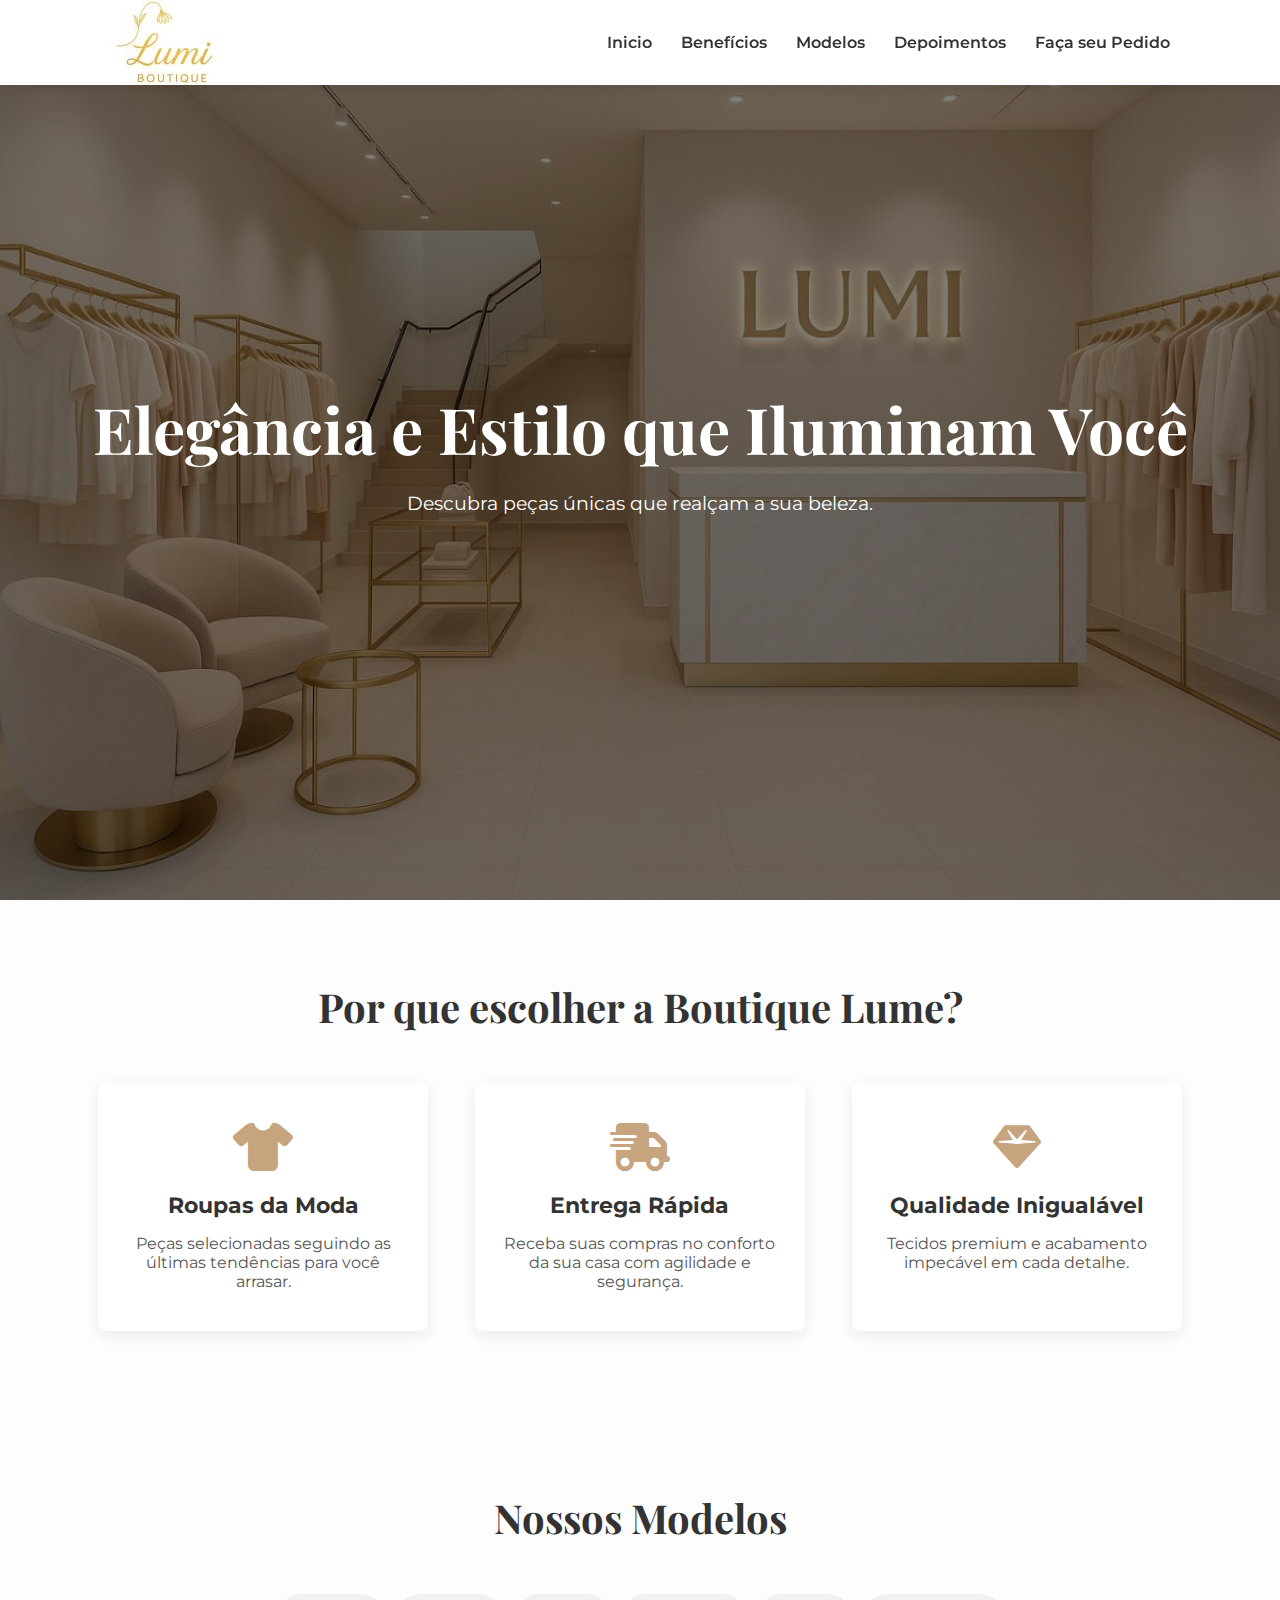
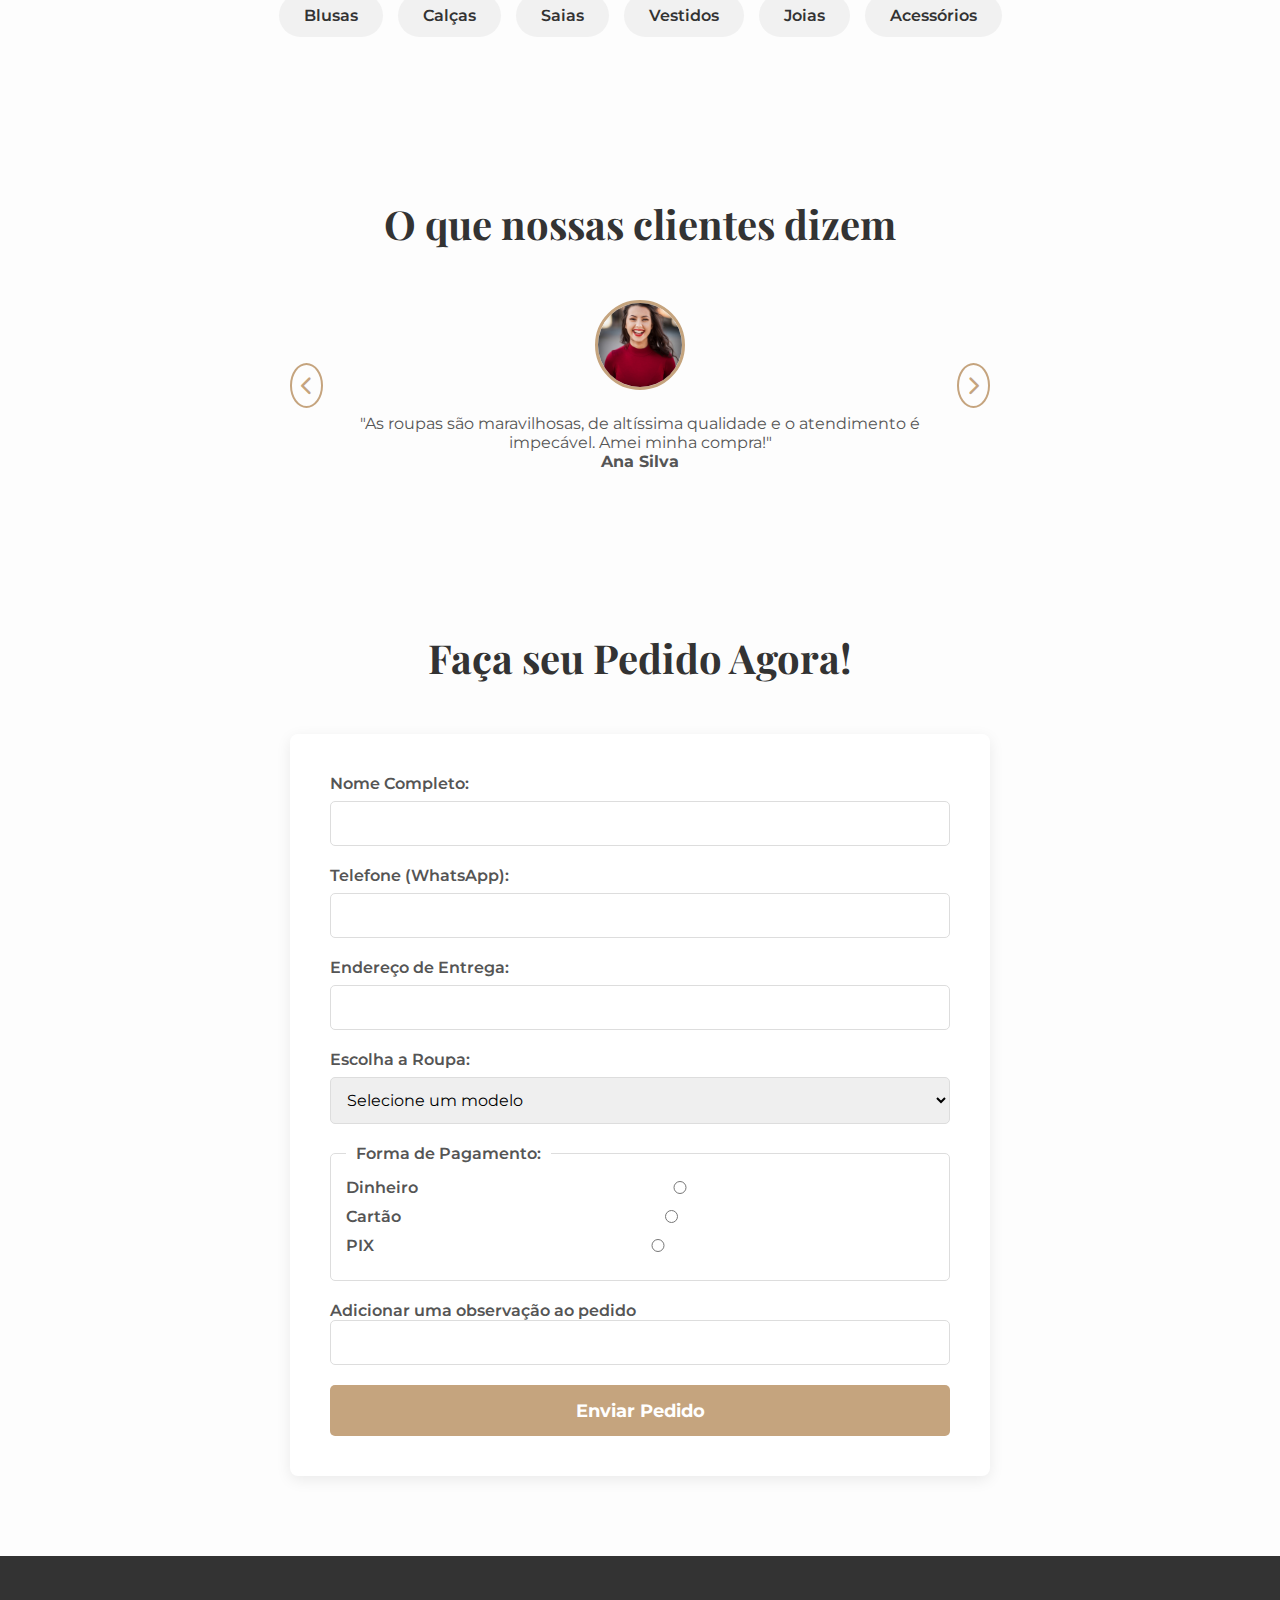
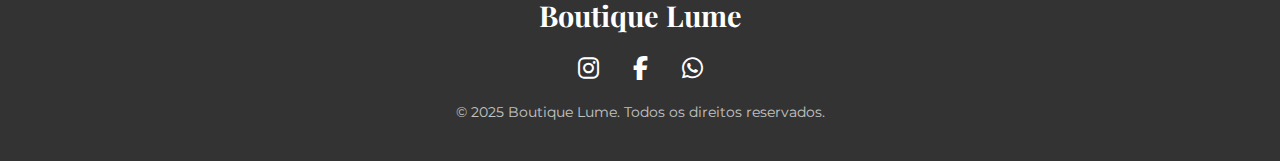
<file: index.html>
<!DOCTYPE html>
<html lang="pt-BR">
<head>
    <meta charset="UTF-8">
    <meta name="viewport" content="width=device-width, initial-scale=1.0">
    <title>Boutique Lume - Elegância que inspira</title>
    <link rel="stylesheet" href="style.css">
    <link rel="stylesheet" href="https://cdnjs.cloudflare.com/ajax/libs/font-awesome/6.5.1/css/all.min.css" >
    <title>Document</title>
</head>
<body>
    <header class="header">
            <div class="container">
                <img src="assets/img/Logo_Lumi1.jpg"href="#" class="logo">
                <nav class="navbar">
                    <a href="#home">Inicio</a>
                    <a href="#beneficios">Benefícios</a>
                    <a href="#modelos">Modelos</a>
                    <a href="#depoimentos">Depoimentos</a>
                    <a href="#pedido">Faça seu Pedido</a>
                </nav>
           </div>
    </header>

    <section class="hero" id="home">
            <div class="hero-content">
                <h1>Elegância e Estilo que Iluminam Você</h1>
                <p>Descubra peças únicas que realçam a sua beleza.</p>
            </div>
        </section>
   
    <section class="section container" id="beneficios">
            <h2 class="section-title">Por que escolher a Boutique Lume?</h2>
            <div class="cards-container">
                <div class="card">
                    <i class="fas fa-tshirt card-icon"></i>
                    <h3>Roupas da Moda</h3>
                    <p>Peças selecionadas seguindo as últimas tendências para você arrasar.</p>
                </div>
                <div class="card">
                    <i class="fas fa-shipping-fast card-icon"></i>
                    <h3>Entrega Rápida</h3>
                    <p>Receba suas compras no conforto da sua casa com agilidade e segurança.</p>
                </div>
                <div class="card">
                    <i class="fas fa-gem card-icon"></i>
                    <h3>Qualidade Inigualável</h3>
                    <p>Tecidos premium e acabamento impecável em cada detalhe.</p>
                </div>
            </div>
        </section>

        <section class="section container" id="modelos">
            <h2 class="section-title">Nossos Modelos</h2>
            <div class="tags-container">
                <span class="tag">Blusas</span>
                <span class="tag">Calças</span>
                <span class="tag">Saias</span>
                <span class="tag">Vestidos</span>
                <span class="tag">Joias</span>
                <span class="tag">Acessórios</span>
            </div>
            </section>

            <section class="section container" id="depoimentos">
                <h2 class="section-title">O que nossas clientes dizem</h2>
                
                    <div class="testimonial-container-interactive">
                        <button class="testimonial-btn" id="prevBtn" aria-label="Depoimento Anterior">
                            <i class="fas fa-chevron-left"></i>
                        </button>
                        
                        <div class="testimonial-content">
                            <img src="assets/img/cliente-1.jpg" alt="Foto da Cliente" class="testimonial-photo" id="testimonial-photo">
                            <p class="testimonial-text" id="testimonial-text">"Carregando..."</p>
                            <h4 class="testimonial-name" id="testimonial-name">Carregando...</h4>
                        </div>
                        
                        <button class="testimonial-btn" id="nextBtn" aria-label="Próximo Depoimento">
                            <i class="fas fa-chevron-right"></i>
                        </button>
                    </div>
            </section>

        <section class="section container" id="pedido">
            <h2 class="section-title">Faça seu Pedido Agora!</h2>
            <form action="obrigado.html" class="order-form">
                <div class="form-group">
                    <label for="nome">Nome Completo:</label>
                    <input type="text" id="nome" name="nome" required>
                </div>
                <div class="form-group">
                    <label for="telefone">Telefone (WhatsApp):</label>
                    <input type="tel" id="telefone" name="telefone" required>
                </div>
                <div class="form-group">
                    <label for="endereco">Endereço de Entrega:</label>
                    <input type="text" id="endereco" name="endereco" required>
                </div>
                <div class="form-group">
                    <label for="roupa">Escolha a Roupa:</label>
                    <select id="roupa" name="roupa" required>
                        <option value="">Selecione um modelo</option>
                        <option value="blusa-seda">Blusa de Seda</option>
                        <option value="calca-alfaiataria">Calça Alfaiataria</option>
                        <option value="saia-midi">Saia Midi Plissada</option>
                        <option value="vestido-festa">Vestido de Festa</option>
                         <option value="colar-prata">Colar de Prata</option>
                    </select>
                </div>
                <fieldset class="form-group">
                    <legend>Forma de Pagamento:</legend>
                    <div class="radio-group">
                        <label>Dinheiro <input type="radio" name="pagamento" value="dinheiro" required></label>
                        <label>Cartão <input type="radio" name="pagamento" value="cartao"></label>
                        <label>PIX <input type="radio" name="pagamento" value="pix"></label>
                    </div>
                </fieldset>
                <div class="form-group">
                <label class="checkbox-label">
                    Adicionar uma observação ao pedido<input type=" checkbox" name="observacao">
                </label>
            </div>
                <button type="submit" class="btn-submit">Enviar Pedido</button>
            </form>
        </section>
    </main>

    <footer class="footer">
        <div class="container">
            <div class="footer-content">
                <h3>Boutique Lume</h3>
                <div class="social-icons">
                    <a href="#" aria-label="Instagram"><i class="fab fa-instagram"></i></a>
                    <a href="#" aria-label="Facebook"><i class="fab fa-facebook-f"></i></a>
                    <a href="#" aria-label="WhatsApp"><i class="fab fa-whatsapp"></i></a>
                </div>
            </div>
            <p class="copyright">&copy; 2025 Boutique Lume. Todos os direitos reservados.</p>
        </div>
    </footer>
    <script src="scripts.js"></script>
</body>
</html>
</file>
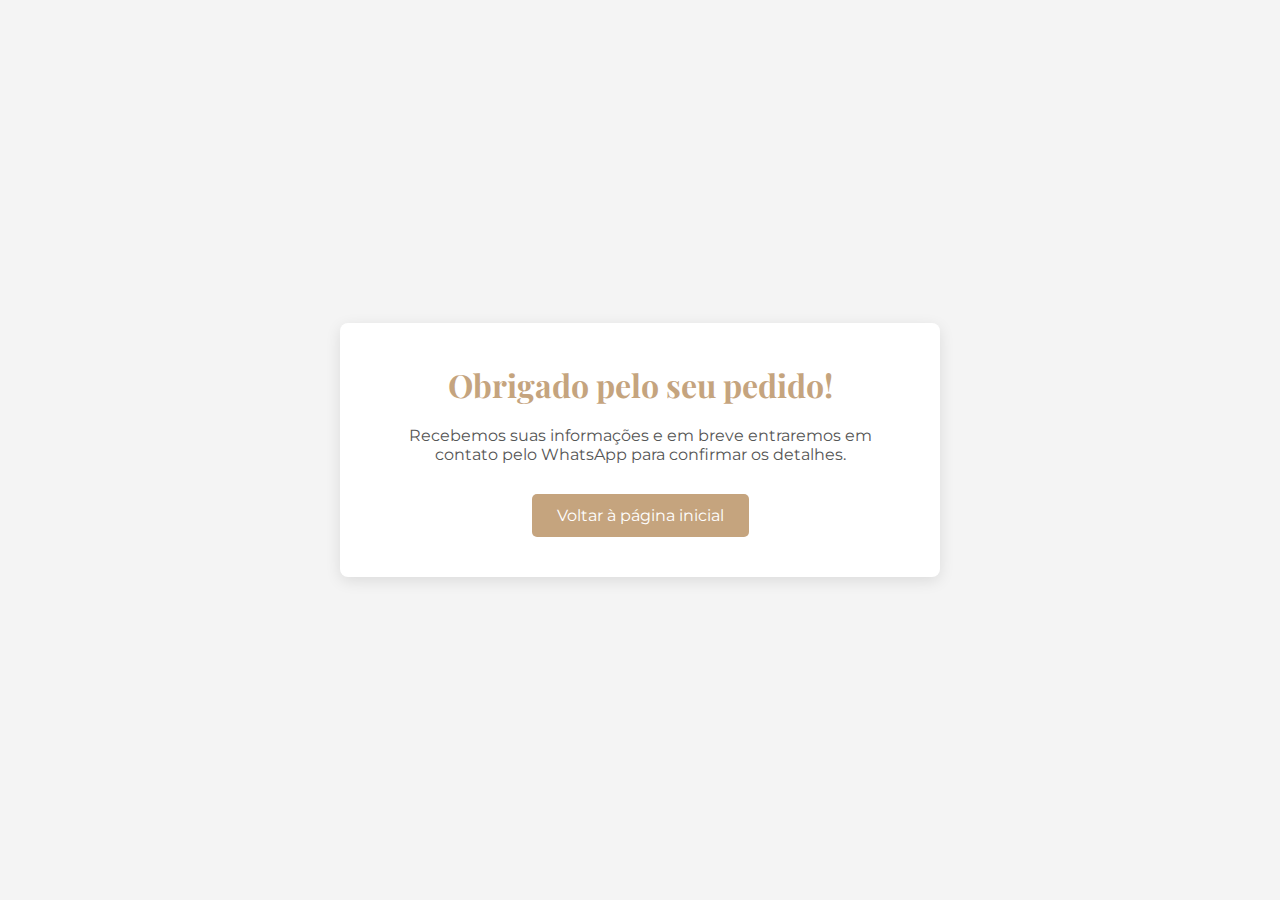
<file: obrigado.html>
<!DOCTYPE html>
<html lang="pt-BR">
<head>
    <meta charset="UTF-8">
    <meta name="viewport" content="width=device-width, initial-scale=1.0">
    <title>Obrigado! - Boutique Lume</title>
    <link rel="stylesheet" href="style.css">
</head>
<body class="thank-you-page">
    <div class="thank-you-container">
        <h1>Obrigado pelo seu pedido!</h1>
        <p>Recebemos suas informações e em breve entraremos em contato pelo WhatsApp para confirmar os detalhes.</p>
        <a href="index.html" class="btn-back">Voltar à página inicial</a>
    </div>
</body>
</html>
</file>
<file: style.css>
@import url('https://fonts.googleapis.com/css2?family=Montserrat:wght@400;600;700&family=Playfair+Display:wght@700&display=swap');

* {
    margin: 0;
    padding: 0;
    box-sizing: border-box;
    font-family: 'Montserrat', sans-serif;
    scroll-behavior: smooth;
}

/* VARIÁVEIS DE COR */
:root {
    --primary-color: #c5a47e; /* Dourado/Bege */
    --secondary-color: #333; /* Cinza Escuro */
    --background-color: #fdfdfd;
    --text-color: #555;
    --white-color: #fff;
    --header-height: 85px;
}

/* ESTILOS GERAIS */
body {
    background-color: var(--background-color);
    color: var(--text-color);
}

.container {
    max-width: 1100px;
    margin: 0 auto;
    padding: 0 20px;
}

.section {
    padding: 80px 0;
}

.section-title {
    font-family: 'Playfair Display', serif;
    font-size: 2.5rem;
    text-align: center;
    margin-bottom: 50px;
    color: var(--secondary-color);
}

/* CABEÇALHO */
.header {
    width: 100%;
    height: var(--header-height);
    background-color: rgb(255, 255, 255);
    backdrop-filter: blur(10px);
    position: fixed;
    top: 0;
    left: 0;
    z-index: 1000;
    box-shadow: 0 2px 10px rgba(0, 0, 0, 0.1);
}

.header .container {
    display: flex;
    justify-content: space-between;
    align-items: center;
    height: 100%;
}

.header .logo img {
    height: 85px;
    width: auto;
    display: block;
    font-family: 'Playfair Display', serif;
    font-size: 1.8rem;
    color: var(--primary-color);
    text-decoration: none;
    font-weight: 700;
}

.navbar a {
    margin-left: 25px;
    text-decoration: none;
    color: var(--secondary-color);
    font-weight: 600;
    transition: color 0.3s ease;
}

.navbar a:hover {
    color: var(--primary-color);
}

/* SEÇÃO HERO */
.hero {
    height: 100vh;
    background-image: linear-gradient(rgba(0,0,0,0.5), rgba(0,0,0,0.5)), url('assets/img/Imagem_Entrada_1andar.jpg');
    background-size: cover;
    background-position: center;
    background-attachment: fixed; /* Efeito Parallax */
    display: flex;
    justify-content: center;
    align-items: center;
    text-align: center;
    color: var(--white-color);
}

.hero-content h1 {
    font-family: 'Playfair Display', serif;
    font-size: 4rem;
    margin-bottom: 20px;
}

.hero-content p {
    font-size: 1.2rem;
    font-weight: 400;
}

.parallax-divider {
    min-height: 600px; 
    background-image: linear-gradient(rgba(0,0,0,0.4), rgba(0,0,0,0.4)), url('assets/img/segundo_andar'); 
    background-attachment: fixed;
    background-position: center;
    background-repeat: no-repeat;
    background-size: cover;
}

/* SEÇÃO BENEFÍCIOS (CARDS) */
.cards-container {
    display: flex;
    justify-content: space-around;
    gap: 30px;
    flex-wrap: wrap;
}

.card {
    background-color: var(--white-color);
    padding: 40px 20px;
    text-align: center;
    border-radius: 8px;
    box-shadow: 0 4px 15px rgba(0,0,0,0.08);
    flex-basis: 30%;
    transition: transform 0.3s ease;
}

.card:hover {
    transform: translateY(-10px);
}

.card-icon {
    font-size: 3rem;
    color: var(--primary-color);
    margin-bottom: 20px;
}

.card h3 {
    margin-bottom: 15px;
    color: var(--secondary-color);
    font-size: 1.4rem;
}

/* SEÇÃO MODELOS (TAGS) */
.tags-container {
    display: flex;
    justify-content: center;
    align-items: center;
    flex-wrap: wrap;
    gap: 15px;
}

.tag {
    background-color: #f1f1f1;
    color: var(--secondary-color);
    padding: 12px 25px;
    border-radius: 50px;
    font-weight: 600;
    cursor: pointer;
    transition: all 0.3s ease;
}

.tag:hover {
    background-color: var(--primary-color);
    color: var(--white-color);
}

/* SEÇÃO DEPOIMENTOS */
.testimonial-container-interactive {
    display: flex;
    align-items: center;
    justify-content: center;
    gap: 20px;
    max-width: 700px;
    margin: 0 auto;
    position: relative;
}

.testimonial-content {
    text-align: center;
}

.testimonial-btn {
    background-color: transparent;
    border: 2px solid var(--primary-color);
    color: var(--primary-color);
    border-radius: 50%;
    width: 45px;
    height: 45px;
    font-size: 1.2rem;
    cursor: pointer;
    transition: all 0.3s ease;
}

.testimonial-photo {
    width: 90px;
    height: 90px;
    border-radius: 50%;
    object-fit: cover;
    margin-bottom: 20px;
    border: 3px solid var(--primary-color);
}

.testimonial-btn:hover {
    background-color: var(--primary-color);
    color: var(--white-color);
}

/* FORMULÁRIO DE PEDIDO */
.order-form {
    max-width: 700px;
    margin: 0 auto;
    background: var(--white-color);
    padding: 40px;
    border-radius: 8px;
    box-shadow: 0 4px 15px rgba(0,0,0,0.08);
}

.form-group {
    margin-bottom: 20px;
}

.form-group label {
    display: block;
    margin-bottom: 8px;
    font-weight: 600;
}

.form-group input,
.form-group select {
    width: 100%;
    padding: 12px;
    border: 1px solid #ddd;
    border-radius: 5px;
    font-size: 1rem;
}

fieldset {
    border: 1px solid #ddd;
    padding: 15px;
    border-radius: 5px;
}

legend {
    padding: 0 10px;
    font-weight: 600;
}


.radio-group label,
.checkbox-label {
    display: flex;        
    align-items: center;  
    justify-content: flex-end;
    gap: 8px;             
    margin-bottom: 10px;  
}

.checkbox-label {
    display: flex;
    align-items: center;
    gap: 40px;
}

.btn-submit {
    width: 100%;
    padding: 15px;
    background-color: var(--primary-color);
    color: var(--white-color);
    border: none;
    border-radius: 5px;
    font-size: 1.1rem;
    font-weight: 700;
    cursor: pointer;
    transition: background-color 0.3s ease;
}

.btn-submit:hover {
    background-color: #b38e69;
}

/* RODAPÉ */
.footer {
    background-color: var(--secondary-color);
    color: var(--white-color);
    padding: 40px 0;
    text-align: center;
}

.footer-content h3 {
    font-family: 'Playfair Display', serif;
    font-size: 1.8rem;
    margin-bottom: 20px;
}

.social-icons a {
    color: var(--white-color);
    font-size: 1.5rem;
    margin: 0 15px;
    transition: color 0.3s ease;
}

.social-icons a:hover {
    color: var(--primary-color);
}

.copyright {
    margin-top: 20px;
    font-size: 0.9rem;
    opacity: 0.7;
}

/* PÁGINA DE AGRADECIMENTO */
.thank-you-page {
    display: flex;
    justify-content: center;
    align-items: center;
    height: 100vh;
    text-align: center;
    background-color: #f4f4f4;
}

.thank-you-container {
    max-width: 600px;
    padding: 40px;
    background: var(--white-color);
    border-radius: 8px;
    box-shadow: 0 4px 15px rgba(0,0,0,0.1);
}

.thank-you-container h1 {
    font-family: 'Playfair Display', serif;
    color: var(--primary-color);
    margin-bottom: 20px;
}

.btn-back {
    display: inline-block;
    margin-top: 30px;
    padding: 12px 25px;
    background: var(--primary-color);
    color: var(--white-color);
    text-decoration: none;
    border-radius: 5px;
    transition: background-color 0.3s ease;
}

.btn-back:hover {
     background-color: #b38e69;
}

/* RESPONSIVIDADE */
@media (max-width: 768px) {
    .section-title {
        font-size: 2rem;
    }
    
    .hero-content h1 {
        font-size: 2.8rem;
    }
    
    .navbar {
       
        display: none; 
    }
    
    .cards-container {
        flex-direction: column;
    }

    .card {
        flex-basis: 100%;
    }

    .testimonial-container {
        flex-direction: column;
        align-items: center;
    }
    
    .order-form {
        padding: 20px;
    }
}
</file>
